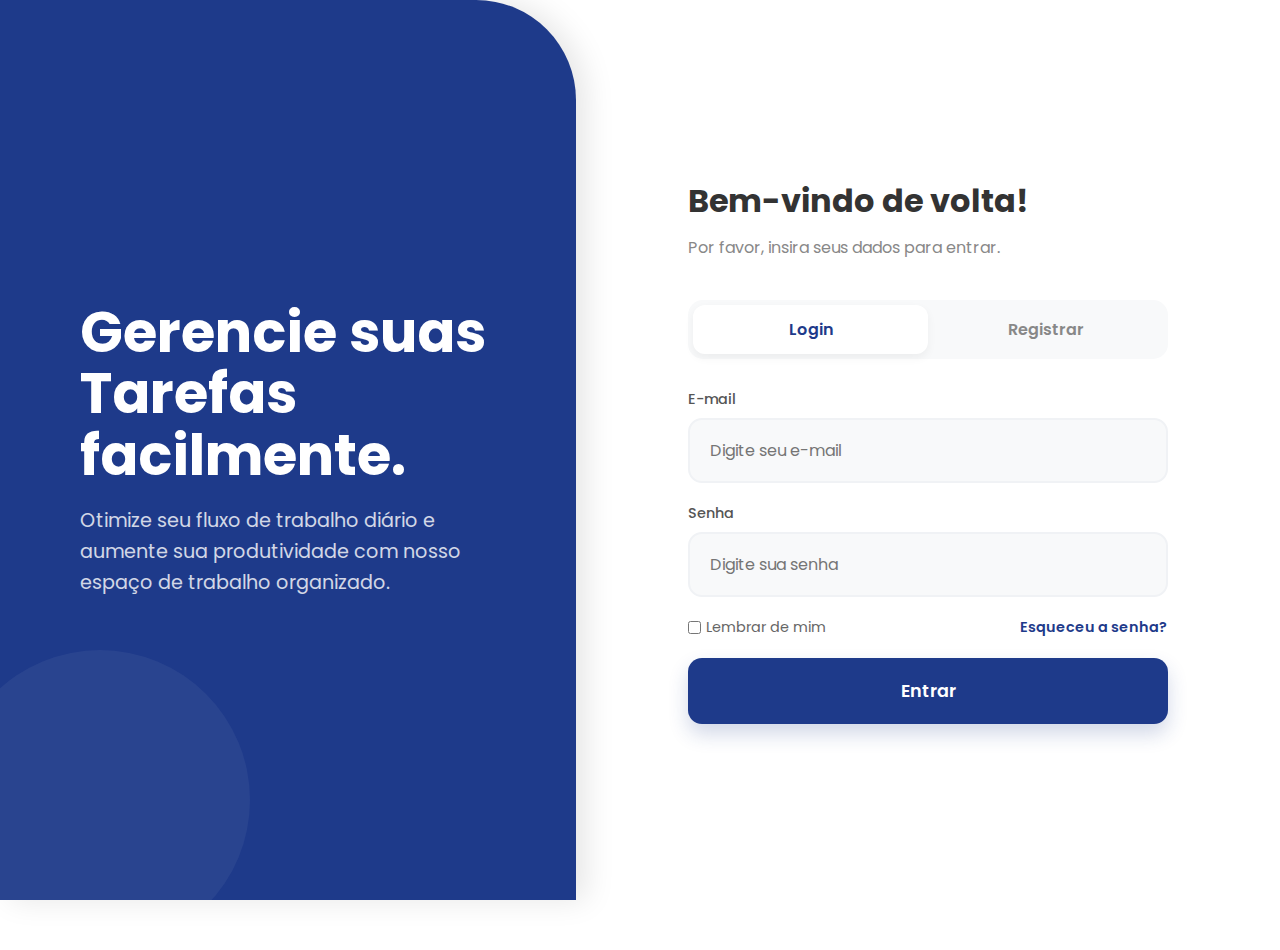
<file: FRONT-END/index.html>
<!DOCTYPE html>
<html lang="pt-br">
<head>
    <meta charset="UTF-8">
    <meta name="viewport" content="width=device-width, initial-scale=1.0">
    <title>TaskMaster - Entrar & Registrar</title>
    
    <link rel="stylesheet" href="css/global.css">
    <link rel="stylesheet" href="css/auth.css">
</head>
<body>

    <div class="left-panel">
        <div class="decorative-circle"></div>
        <div class="brand-content">
            <h1>Gerencie suas<br>Tarefas facilmente.</h1>
            <p>Otimize seu fluxo de trabalho diário e aumente sua produtividade com nosso espaço de trabalho organizado.</p>
        </div>
    </div>

    <div class="right-panel">
        <div class="form-container">
            
            <div class="form-header">
                <h2 id="header-title">Bem-vindo de volta!</h2>
                <p id="header-desc">Por favor, insira seus dados para entrar.</p>
            </div>

            <div class="tabs-container">
                <button class="tab-btn active" id="tab-login">Login</button>
                <button class="tab-btn" id="tab-register">Registrar</button>
            </div>

            <div id="login-form" class="form-content active">
                <form id="form-login-api">
                    <div class="input-group">
                        <label for="login-email">E-mail</label>
                        <input type="text" id="login-email" placeholder="Digite seu e-mail" required>
                    </div>
                    
                    <div class="input-group">
                        <label for="login-password">Senha</label>
                        <input type="password" id="login-password" placeholder="Digite sua senha" required>
                    </div>
                    <p id="login-error" class="error-message"></p>

                    <div class="extra-links">
                        <label class="remember-me">
                            <input type="checkbox" id="remember-checkbox"> Lembrar de mim
                        </label>
                        <a href="#" class="link-blue">Esqueceu a senha?</a>
                    </div>

                    <p id="login-error-msg" style="color: red; font-size: 0.9rem; display: none; margin-top: 10px;"></p>

                    <button type="submit" class="btn-action" id="btn-sign-in">Entrar</button>
                </form>
            </div>

            <div id="register-form" class="form-content">
                <form id="form-register-api">
                    <div class="input-group">
                        <label for="reg-name">Nome Completo</label>
                        <input type="text" id="reg-name" placeholder="João da Silva" required>
                    </div>

                    <div class="input-group">
                        <label for="reg-email">E-mail</label>
                        <input type="text" id="reg-email" placeholder="Digite seu e-mail" required>
                    </div>
                    
                    <div class="input-group">
                        <label for="reg-password">Senha</label>
                        <input type="password" id="reg-password" placeholder="Crie uma senha" required>
                    </div>

                    <button type="submit" class="btn-action" id="btn-create-account">Criar Conta</button>
                    
                    <div class="login-redirect">
                        Já tem uma conta? <a href="#" class="link-blue" id="link-to-login">Fazer login</a>
                    </div>
                </form>
            </div>

        </div>
    </div>

    <script type="module" src="/FRONT-END/js/auth.js"></script>
</body>
</html>
</file>
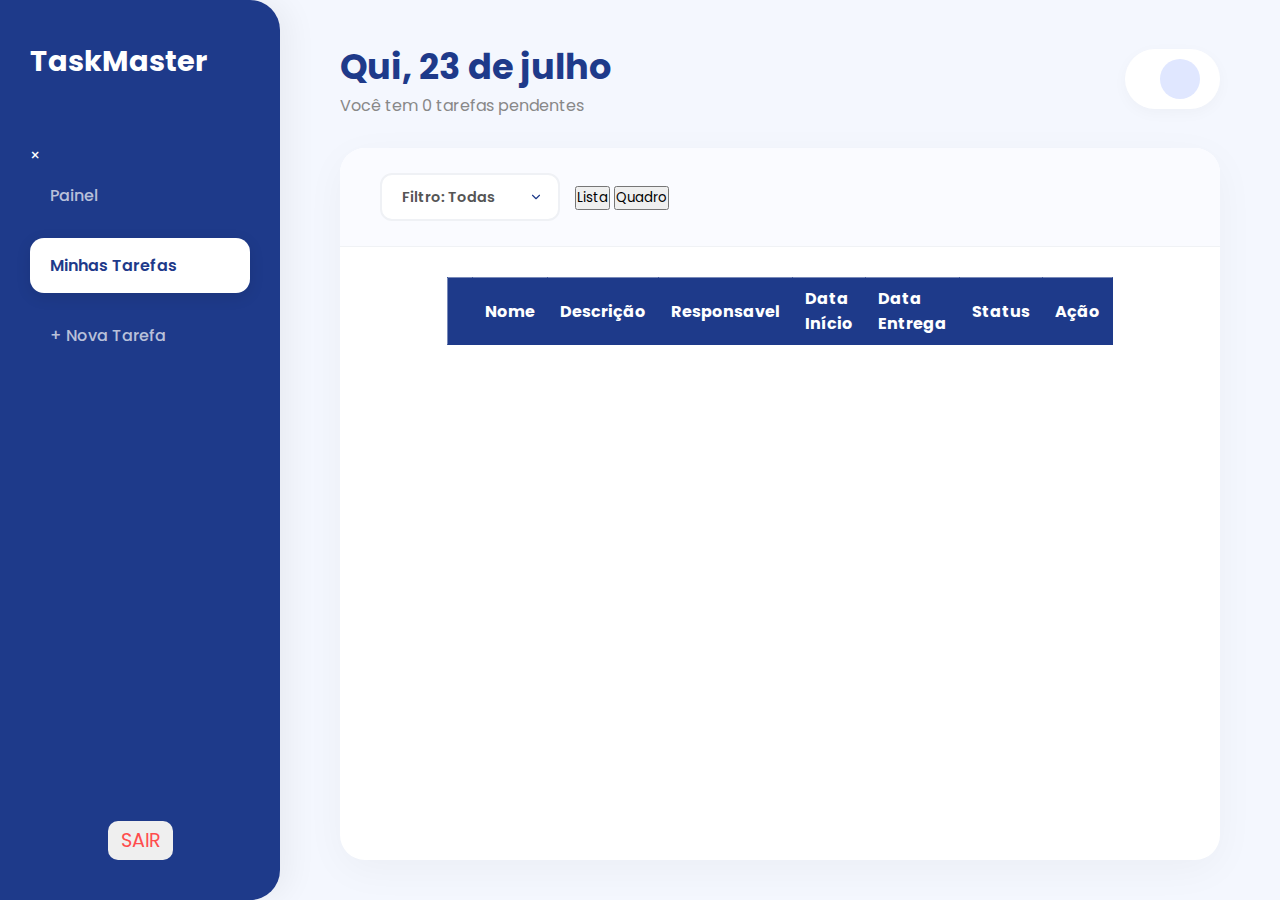
<file: FRONT-END/dashboard.html>
<!DOCTYPE html>
<html lang="pt-br">
<head>
    <meta charset="UTF-8">
    <meta name="viewport" content="width=device-width, initial-scale=1.0">
    <title>TaskMaster - Painel</title>
    <link rel="stylesheet" href="css/global.css">
    <link rel="stylesheet" href="css/dashboard.css">
</head>
<body>
    <aside id="aside" class="sidebar">
        <div class="logo-area">TaskMaster</div>
        <div class="close-modal" id="close-modal-btn">&times;</div>
        <ul class="menu-list">
            <li class="menu-item"><a href="#" class="menu-link" data-target="view-dashboard"><span>Painel</span></a></li>
            <li class="menu-item"><a href="#" class="menu-link active" data-target="view-tasks"><span>Minhas Tarefas</span></a></li>
            <li class="menu-item"><a href="#" class="menu-link" data-target="view-new-task"><span>+ Nova Tarefa</span></a></li>
            
        </ul>

        <button id="out">SAIR</button>
    </aside>

    <main class="main-content">
       <header class="dashboard-header">
    <div class="header-left">
        <div class="menu-toggle" id="mobile-menu">
            <span></span>
            <span></span>
            <span></span>
        </div>
        <div class="page-title">
            <h1 id="current-date">Hoje</h1>
            <p id="task-counter">Você tem <span id="header-pending-count">0</span> tarefas pendentes</p>
        </div>
    </div>
    
<div class="user-profile">
    <span class="user-name" id="profile-name"></span> 
    <div class="avatar" id="profile-avatar"></div> 
</div>
</header>

        <div id="view-dashboard" class="view-section">
            <div class="dashboard-cards">
                <div class="stat-card">
                    <h3>Total</h3>
                    <p class="stat-number" id="stat-total">0</p>
                </div>
                <div class="stat-card">
                    <h3>Concluídas</h3>
                    <p class="stat-number" id="stat-completed" style="color: #1DD1A1;">0</p>
                </div>
                <div class="stat-card">
                    <h3>Pendentes</h3>
                    <p class="stat-number" id="stat-pending" style="color: #FF6B6B;">0</p>
                </div>
            </div>
        </div>

        <div id="view-tasks" class="view-section active">
            <div class="tasks-card">
                <div class="toolbar">
    <select class="filter-select" id="task-filter">
        <option value="all">Filtro: Todas</option>
        <option value="pendente">Pendentes</option>
        <option value="concluido">Concluídas</option>
    </select>

    <div class="view-toggle">
        <button id="btn-list-view" class="toggle-btn active">Lista</button>
        <button id="btn-card-view" class="toggle-btn">Quadro</button>
    </div>
</div>
                <div class="task-list-container" id="task-list">
                    <table>
                        <thead>
                            <tr>
                                <th></th>
                                <th>Nome</th>
                                <th>Descrição</th>
                                <th>Responsavel</th>
                                <th>Data Início</th>
                                <th>Data Entrega</th>
                                <th>Status</th>
                                <th>Ação</th>
                            </tr>
                        </thead>
                        <tbody id="tasks-body">
                            <!-- As tasks vão aparecer aqui -->
                        </tbody>
                    </table>
                    <div class="card-container" id="card-container"></div>
                </div>
            </div>
        </div>

        <div id="view-new-task" class="view-section">
            <div class="tasks-card" style="padding: 40px;">
                <h2 style="margin-bottom: 20px; color: #1E3A8A;">Criar Nova Tarefa</h2>
                <form id="form-new-task">
                    <div class="input-group">
                        <label for="task-title-input">Título da Tarefa</label>
                        <input type="text" id="task-title-input" placeholder="Ex: Relatório Mensal" required>
                    </div>

                    <div class="input-group">
                        <label for="task-desc-input">Descrição</label>
                        <input type="text" id="task-desc-input" placeholder="O que precisa ser feito?" required>
                    </div>

                    <div class="pai-datas">
                        <div class="data-box">
                            <label for="task-date-start">DATA INÍCIO</label>
                            <input type="date" id="task-date-start" required>
                        </div>
                        <div class="data-box">
                            <label for="task-date-end">DATA FIM</label>
                            <input type="date" id="task-date-end" required>
                        </div>
                    </div>

                    <div class="input-group">
                        <label for="task-category">Status Inicial</label>
                        <select id="task-category">
                            <option value="pendente">Pendente</option>
                            <option value="concluido">Concluido</option>
                        </select>
                    </div>

                    <button type="submit" class="btn-action">Salvar Tarefa</button>
                </form>
            </div>
        </div>

        <div id="divout" class="overlay">
    <div class="div_sair">
        <h2>Você tem certeza disso?</h2>
        <div class="botoes">
            <button id="ctzout" class="sair_sim">Sim</button>
            <button id="backout" class="sair_nao">Voltar</button>
        </div>
    </div>
</div>
    </main>

    <script type="module" src="js/dashboard.js"></script>
</body>
</html>
</file>
<file: FRONT-END/css/auth.css>
/* --- FUNDO ESPECÍFICO DA TELA DE LOGIN --- */
body {
    background-color: #ffffff;
}

/* --- LADO ESQUERDO (BRANDING) --- */
.left-panel {
    width: 45%;
    background-color: #1E3A8A;
    color: white;
    display: flex;
    flex-direction: column;
    justify-content: center;
    padding: 80px;
    position: relative;
    border-top-right-radius: 100px; /* Curva convexa para a direita */
    border-bottom-right-radius: 0; 
    box-shadow: 10px 0 30px rgba(0,0,0,0.1);
    z-index: 10;
}

.brand-content h1 {
    font-size: 3.5rem;
    font-weight: 700;
    line-height: 1.1;
    margin-bottom: 20px;
}

.brand-content p {
    font-size: 1.2rem;
    opacity: 0.8;
    max-width: 400px;
    line-height: 1.6;
}

/* Elemento decorativo sutil (círculo no fundo azul) */
.decorative-circle {
    position: absolute;
    bottom: -50px;
    left: -50px;
    width: 300px;
    height: 300px;
    background: rgba(255, 255, 255, 0.05);
    border-radius: 50%;
}

/* --- LADO DIREITO (FORMULÁRIO) --- */
.right-panel {
    width: 55%;
    background-color: #ffffff;
    display: flex;
    flex-direction: column;
    justify-content: center;
    align-items: center;
    padding: 40px;
}

.form-container {
    width: 100%;
    max-width: 480px;
}

/* Títulos do Form */
.form-header {
    margin-bottom: 40px;
}

.form-header h2 {
    font-size: 2rem;
    color: #333;
    font-weight: 700;
    margin-bottom: 10px;
}

.form-header p {
    color: #888;
}

/* Tabs (Botões Login / Registrar) */
.tabs-container {
    display: flex;
    background-color: #F8F9FA;
    padding: 5px;
    border-radius: 15px;
    margin-bottom: 30px;
}

.tab-btn {
    flex: 1;
    padding: 12px;
    border: none;
    background: transparent;
    border-radius: 12px;
    font-size: 1rem;
    font-weight: 600;
    color: #888;
    cursor: pointer;
    transition: all 0.3s ease;
}

.tab-btn.active {
    background-color: #ffffff;
    color: #1E3A8A;
    box-shadow: 0 4px 10px rgba(0,0,0,0.05);
}

/* Inputs de Texto */
.input-group {
    margin-bottom: 20px;
}

.input-group label {
    display: block;
    margin-bottom: 8px;
    color: #555;
    font-size: 0.9rem;
    font-weight: 500;
}

input[type="text"],
input[type="email"],
input[type="password"] {
    width: 100%;
    padding: 18px 20px;
    border: 2px solid #F0F2F5;
    border-radius: 14px;
    background-color: #F8F9FA;
    font-size: 1rem;
    color: #333;
    outline: none;
    transition: 0.3s;
}

input[type="text"]:focus,
input[type="email"]:focus,
input[type="password"]:focus {
    border-color: #1E3A8A;
    background-color: #fff;
}

/* Botão de Ação Principal (Entrar / Criar Conta) */
.btn-action {
    background-color: #1E3A8A;
    color: white;
    border: none;
    padding: 20px;
    width: 100%;
    border-radius: 14px;
    font-size: 1.1rem;
    font-weight: 600;
    cursor: pointer;
    margin-top: 20px;
    transition: background 0.3s, transform 0.2s;
    box-shadow: 0 10px 20px rgba(30, 58, 138, 0.2);
}

.btn-action:hover {
    background-color: #152C6F;
    transform: translateY(-2px);
}

/* Links extras e Checkbox */
.extra-links {
    display: flex;
    justify-content: space-between;
    align-items: center;
    margin-top: 15px;
    font-size: 0.9rem;
}

.remember-me {
    color: #666;
    display: flex;
    align-items: center;
    gap: 5px;
    cursor: pointer;
}

.remember-me input {
    width: auto;
    margin: 0;
    cursor: pointer;
}

.link-blue {
    color: #1E3A8A;
    text-decoration: none;
    font-weight: 600;
}

.login-redirect {
    text-align: center;
    margin-top: 20px;
    font-size: 0.9rem;
    color: #666;
}

/* Controle de Exibição dos Formulários e Animação */
.form-content {
    display: none; /* Escondido por padrão */
    animation: fadeIn 0.5s ease;
}

.form-content.active {
    display: block; /* Visível quando tem a classe active */
}

.error-message {
  color: red;
  font-size: 14px;
  margin-top: 8px;
}

@keyframes fadeIn {
    from { opacity: 0; transform: translateY(10px); }
    to { opacity: 1; transform: translateY(0); }
}
</file>
<file: FRONT-END/css/dashboard.css>
/* --- FUNDO ESPECÍFICO DO DASHBOARD --- */
body {
    background-color: #F4F7FE; /* */
}

/* --- SIDEBAR (MENU LATERAL) --- */
.sidebar {
    width: 280px;
    background-color: #1E3A8A;
    height: 100%;
    padding: 40px 30px;
    display: flex;
    flex-direction: column;
    color: white;
    flex-shrink: 0;
    border-top-right-radius: 30px;
    border-bottom-right-radius: 30px;
    box-shadow: 10px 0 30px rgba(0,0,0,0.05);
    z-index: 20; /* */
}

.logo-area {
    font-size: 1.8rem;
    font-weight: 700;
    margin-bottom: 60px;
}

.menu-list {
    list-style: none;
    flex-grow: 1;
}

.menu-item {
    margin-bottom: 15px;
}

.menu-link {
    display: flex;
    align-items: center;
    gap: 15px;
    padding: 15px 20px;
    color: rgba(255,255,255,0.7);
    text-decoration: none;
    border-radius: 14px;
    font-weight: 500;
    transition: 0.3s;
}

.menu-link:hover {
    background-color: rgba(255,255,255,0.1);
    color: white;
}

.menu-link.active {
    background-color: white;
    color: #1E3A8A;
    font-weight: 600;
    box-shadow: 0 4px 15px rgba(0,0,0,0.1);
}

.sidebar-footer {
    font-size: 0.8rem;
    opacity: 0.5;
    margin-top: auto;
}

/* --- CONTEÚDO PRINCIPAL --- */
.main-content {
    flex-grow: 1;
    display: flex;
    flex-direction: column;
    padding: 40px 60px;
    overflow-y: auto;
}

/* Cabeçalho do Dashboard */
.dashboard-header {
    display: flex;
    justify-content: space-between;
    align-items: center;
    margin-bottom: 30px;
}

.page-title h1 {
    font-size: 2.2rem;
    color: #1E3A8A;
    font-weight: 700;
}

.page-title p {
    color: #888;
}

/* --- PERFIL DO USUÁRIO (NOME AO LADO DO AVATAR) --- */
.user-profile {
    display: flex;
    align-items: center;
    gap: 15px;
    background: white;
    padding: 10px 20px;
    border-radius: 50px;
    box-shadow: 0 4px 15px rgba(0,0,0,0.03); /* */
}

.user-name {
    font-weight: 600;
    color: #333;
}

.avatar {
    width: 40px;
    height: 40px;
    background-color: #E0E7FF;
    color: #1E3A8A;
    border-radius: 50%;
    display: flex;
    align-items: center;
    justify-content: center;
    font-weight: 700; /* */
}

/* --- SISTEMA DE NAVEGAÇÃO SPA --- */
.view-section {
    display: none;
    animation: fadeIn 0.4s ease;
    height: 100%;
}

.view-section.active {
    display: block;
}

@keyframes fadeIn {
    from { opacity: 0; transform: translateY(10px); }
    to { opacity: 1; transform: translateY(0); }
}

/* --- ESTILOS DO PAINEL (DASHBOARD CARDS) --- */
.dashboard-cards {
    display: flex;
    gap: 20px;
}

.stat-card {
    background-color: white;
    padding: 30px;
    border-radius: 20px;
    flex: 1;
    box-shadow: 0 10px 40px rgba(0,0,0,0.04);
}

.stat-card h3 {
    color: #888;
    font-size: 1rem;
    font-weight: 500;
    margin-bottom: 10px;
}

.stat-number {
    font-size: 2.5rem;
    font-weight: 700;
    color: #1E3A8A;
}

/* --- CARD DA LISTA DE TAREFAS --- */
.tasks-card {
    background-color: white;
    border-radius: 25px;
    box-shadow: 0 10px 40px rgba(0,0,0,0.04);
    overflow: hidden;
    display: flex;
    flex-direction: column;
    height: 100%;
}

.toolbar {
    padding: 25px 40px;
    border-bottom: 1px solid #F0F2F5;
    display: flex;
    align-items: center;
    background-color: #FAFBFF;
    gap: 15px;
}

.filter-select {
    padding: 12px 20px;
    border-radius: 12px;
    border: 2px solid #EFF1F5;
    background-color: white;
    color: #555;
    font-weight: 600;
    font-size: 0.9rem;
    outline: none;
    cursor: pointer;
    appearance: none;
    background-image: url("data:image/svg+xml;charset=UTF-8,%3csvg xmlns='http://www.w3.org/2000/svg' viewBox='0 0 24 24' fill='none' stroke='%231E3A8A' stroke-width='2' stroke-linecap='round' stroke-linejoin='round'%3e%3cpolyline points='6 9 12 15 18 9'%3e%3c/polyline%3e%3c/svg%3e");
    background-repeat: no-repeat;
    background-position: right 15px center;
    background-size: 14px;
    padding-right: 40px;
    min-width: 180px;
    transition: all 0.3s ease;
}

/* --- BLOCO DE DATAS MELHORADO (DATA INÍCIO E DATA FIM) --- */
.pai-datas {
    display: flex;
    gap: 20px;
    margin-bottom: 20px; /* */
}

.data-box {
    flex: 1;
    display: flex;
    flex-direction: column;
    gap: 8px; /* */
}

.data-box label {
    font-size: 0.85rem;
    font-weight: 600;
    color: #1E3A8A; /* */
}

.data-box input[type="date"] {
    padding: 12px 15px;
    border-radius: 10px;
    border: 1px solid #ccc;
    font-family: 'Poppins', sans-serif;
    color: #555;
    outline: none;
    transition: 0.3s;
}

.data-box input[type="date"]:focus {
    border-color: #1E3A8A;
    box-shadow: 0 0 0 3px rgba(30, 58, 138, 0.1);
}

/* --- TAREFAS E BOTÃO DELETAR --- */
.task-list-container {
    padding: 10px 40px;
    overflow-y: auto;
}

.task-row {
    display: flex;
    align-items: center;
    padding: 20px 0;
    border-bottom: 1px solid #F4F7FE;
    transition: background 0.2s;
}

.task-row:hover {
    background-color: #FAFBFF;
    margin-left: -40px;
    margin-right: -40px;
    padding-left: 40px;
    padding-right: 40px;
}

.checkbox-area {
    margin-right: 25px;
    display: flex;
    align-items: center; /* Alinha horizontalmente no desktop */
    gap: 12px; /* Espaço entre o check e a lixeira */
}

.custom-check {
    width: 24px;
    height: 24px;
    border: 2px solid #ccc;
    border-radius: 6px;
    cursor: pointer;
    display: flex;
    align-items: center;
    justify-content: center;
    font-weight: bold;
    transition: 0.2s;
}

.check-green-filled {
    background-color: #81C784;
    border-color: #81C784;
    color: white;
}

.task-content {
    flex-grow: 1;
    display: flex;
    align-items: center;
    justify-content: space-between;
}

/* --- BOTÃO DELETAR (ESTILIZAÇÃO PROFISSIONAL) --- */
.btn-delete {
    background: transparent; /* Remove o fundo anterior */
    border: none;
    color: #ff4d4d;
    padding: 5px;
    font-size: 1.2rem;
    cursor: pointer;
    transition: 0.2s;
}

#out {
    align-self: center;
    border: none;
    color: #ff4d4d;
    padding: 5px;
    width: 65px;
    border-radius: 10px;
    font-size: 1.2rem;
    cursor: pointer;
    transition: 0.2s;
}
#out:hover {
    transform: scale(1.2);
    color: #ea1a1a;
}

.btn-delete:hover {
    transform: scale(1.2);
    color: #ea1a1a;
}

/* --- INPUTS GERAIS E DESCRIÇÃO --- */
.input-group {
    margin-bottom: 20px;
}

.input-group label {
    display: block;
    margin-bottom: 8px;
    font-weight: 600;
    color: #1E3A8A;
}

.input-group input, 
.input-group select {
    width: 100%;
    padding: 15px;
    border-radius: 10px;
    border: 1px solid #ccc;
    font-family: 'Poppins', sans-serif;
    outline: none;
    transition: 0.3s;
}

.input-group input:focus {
    border-color: #1E3A8A;
}

.tag {
    font-size: 0.8rem;
    font-weight: 600;
    padding: 6px 12px;
    border-radius: 20px;
}

.tag-work { color: #5C9DFF; background-color: rgba(92, 157, 255, 0.1); }
.tag-fun { color: #1DD1A1; background-color: rgba(29, 209, 161, 0.1); }

.completed { opacity: 0.5; }
.completed .task-title { text-decoration: line-through; }


/* --- ESTILIZAÇÃO DO BOTÃO SALVAR (btn-action) --- */
.btn-action{
    background-color: #4069fc; 
    color: rgb(255, 255, 255);
    border: none;
    padding: 18px 30px;
    width: 100%; /* Ocupa a largura total do formulário */
    border-radius: 12px;
    font-size: 1.1rem;
    font-weight: 600;
    font-family: 'Poppins', sans-serif;
    cursor: pointer;
    margin-top: 20px;
    transition: all 0.3s ease;
    box-shadow: 0 10px 20px rgba(30, 58, 138, 0.2); /* Sombra suave azulada */
    display: flex;
    align-items: center;
    justify-content: center;
}

.btn-action:hover {
    background-color: #7178ff; /* Azul um pouco mais escuro no hover */
    transform: translateY(-2px); /* Efeito de levante */
    box-shadow: 0 15px 25px rgba(134, 138, 30, 0.3); /* Sombra aumenta no hover */
}

.btn-action:active {
    transform: translateY(0); /* Volta ao normal ao clicar */
}

/* Fundo escuro */
.overlay {
    position: fixed;
    top: 0;
    left: 0;
    width: 100%;
    height: 100%;

    display: none;
    justify-content: center;
    align-items: center;

    background-color: rgba(0, 0, 0, 0.5);
}

/* Caixa branca */
.div_sair {
    background: white;
    padding: 30px 40px;
    border-radius: 12px;
    text-align: center;
    box-shadow: 0 10px 25px rgba(0, 0, 0, 0.2);
    width: 300px;
}

/* Título */
.div_sair h2 {
    margin-bottom: 20px;
    font-size: 18px;
    color: #333;
}

/* Container dos botões */
.botoes {
    display: flex;
    justify-content: space-between;
    gap: 10px;
}

/* Botão Sim */
.sair_sim {
    flex: 1;
    background-color: #d9534f;
    color: white;
    border: none;
    padding: 10px;
    border-radius: 8px;
    cursor: pointer;
    transition: 0.3s;
}

.sair_sim:hover {
    background-color: #c9302c;
}

/* Botão Voltar */
.sair_nao {
    flex: 1;
    background-color: #5bc0de;
    color: white;
    border: none;
    padding: 10px;
    border-radius: 8px;
    cursor: pointer;
    transition: 0.3s;
}

.sair_nao:hover {
    background-color: #31b0d5;
}

table {
            width: 80%;
            border-collapse: collapse;
            margin: 20px auto;
        }
        th, td {
            border: 1px solid #1e3b8a98;
            padding: 8px 12px;
            text-align: left;
        }
        th {
            background-color: #1E3A8A;
            color: white;
        }
</file>
<file: FRONT-END/css/global.css>
/* Importando a fonte Poppins do Google Fonts */
@import url('https://fonts.googleapis.com/css2?family=Poppins:wght@400;500;600;700&display=swap');

/* Reset global */
* {
    margin: 0;
    padding: 0;
    box-sizing: border-box;
    font-family: 'Poppins', sans-serif;
}

/* Configuração base para o corpo da página */
body {
    height: 100vh;
    width: 100vw;
    display: flex; /* Cria o layout lado a lado */
    overflow: hidden; /* Remove barras de rolagem */
}

/* ============================================================
   RESPONSIVIDADE TASKMASTER - MOBILE & TABLET
   ============================================================ */

/* --- TABLETS E LAPTOPS PEQUENOS (Abaixo de 1024px) --- */
@media (max-width: 1024px) {
    .left-panel {
        padding: 40px;
    }

    .brand-content h1 {
        font-size: 2.8rem;
    }

    .sidebar {
        width: 240px;
        padding: 30px 20px;
    }

    .main-content {
        padding: 30px;
    }
}

/* --- TABLETS PORTRAIT (Abaixo de 768px) --- */
@media (max-width: 768px) {
    /* Login & Register */
    body {
        flex-direction: column;
        overflow-y: auto;
    }

    .left-panel, .right-panel {
        width: 100%;
        height: auto;
    }

    .left-panel {
        border-top-right-radius: 0;
        border-bottom-right-radius: 50px;
        padding: 60px 40px;
        text-align: center;
    }

    .brand-content p {
        margin: 0 auto;
    }

    .right-panel {
        padding: 40px 20px;
    }

    /* Dashboard Layout */
    .sidebar {
        width: 100%;
        height: auto;
        border-top-right-radius: 0;
        border-bottom-right-radius: 30px;
        border-bottom-left-radius: 30px;
        padding: 20px;
    }

    .logo-area {
        margin-bottom: 20px;
        text-align: center;
    }

    .menu-list {
        display: flex;
        flex-wrap: wrap;
        justify-content: center;
        gap: 10px;
    }

    .menu-item {
        margin-bottom: 0;
    }

    .menu-link {
        padding: 10px 15px;
        font-size: 0.9rem;
    }

    .sidebar-footer {
        display: none; /* Esconde o rodapé da sidebar no mobile para ganhar espaço */
    }

    /* Header do Dashboard */
    .dashboard-header {
        flex-direction: column;
        text-align: center;
        gap: 20px;
    }

    /* Cards de Estatística */
    .dashboard-cards {
        flex-direction: column;
    }

    .stat-card {
        padding: 20px;
    }

    /* Formulário de Nova Tarefa */
    .pai-datas {
        flex-direction: column;
        gap: 10px;
    }
}

/* --- SMARTPHONES (Abaixo de 480px) --- */
@media (max-width: 480px) {
    .brand-content h1 {
        font-size: 1.2rem;
    }

    .page-title h1 {
        font-size: 1.6rem;
    }

    /* Barra de ferramentas (Filtro) */
    .toolbar {
        flex-direction: column;
        padding: 20px;
    }

    .filter-select {
        width: 100%;
        min-width: unset;
    }

    /* Linha da Tarefa */
    .task-row {
        padding: 15px 0;
        border-bottom: 1px solid #585757;
    }

    .task-content {
        flex-direction: column;
        align-items: flex-start;
        gap: 10px;
    }

    .task-actions-area {
        width: 100%;
        justify-content: space-between;
    }

    .user-profile {
        width: 100%;
        justify-content: center;
    }

    .btn-action {
        padding: 15px;
        font-size: 1rem;
    }
}
/* ============================================================
   RESPONSIVIDADE: MODAL DE NAVEGAÇÃO MOBILE
   ============================================================ */

@media (max-width: 768px) {
    /* 1. Transforma a Sidebar num Modal Pequeno */
    .sidebar {
        position: fixed;
        top: 85px; /* Aparece logo abaixo do header */
        left: 20px;
        width: 220px; /* Largura reduzida para parecer um modal */
        height: auto; /* Altura ajustada ao conteúdo */
        max-height: 400px;
        padding: 20px;
        border-radius: 20px; /* Cantos arredondados em todos os lados */
        z-index: 1000;
        
        /* Efeito de Esconder (Modal Invisível) */
        opacity: 0;
        visibility: hidden;
        transform: translateY(-10px) scale(0.95);
        transition: all 0.3s cubic-bezier(0.4, 0, 0.2, 1);
        pointer-events: none;
    }

    /* Quando o modal está ativo */
    .sidebar.mobile-active {
        opacity: 1;
        visibility: visible;
        transform: translateY(0) scale(1);
        pointer-events: auto;
        box-shadow: 0 15px 35px rgba(30, 58, 138, 0.25);
    }

    /* 2. Ajustes Visuais Internos do Modal */
    .logo-area {
        display: none; /* Esconde o logo dentro do modal para poupar espaço */
    }

    .menu-link {
        padding: 12px 15px;
        font-size: 0.9rem;
    }

    .sidebar-footer {
        display: none;
    }

    /* 3. Header e Hambúrguer */
    .main-content {
        padding: 20px;
    }

    .header-left {
        display: flex;
        align-items: center;
        gap: 15px;
    }

    .menu-toggle {
        display: flex;
        flex-direction: column;
        justify-content: space-between;
        width: 28px;
        height: 18px;
        cursor: pointer;
    }

    .menu-toggle span {
        display: block;
        height: 3px;
        width: 100%;
        background-color: #1E3A8A;
        border-radius: 10px;
        transition: 0.3s;
    }

    /* Transformação para o ícone de fechar (X) */
    .menu-toggle.open span:nth-child(1) { transform: translateY(7.5px) rotate(45deg); }
    .menu-toggle.open span:nth-child(2) { opacity: 0; }
    .menu-toggle.open span:nth-child(3) { transform: translateY(-7.5px) rotate(-45deg); }
}
/* ============================================================
   RESPONSIVIDADE TASKMASTER - CONSOLIDADO
   ============================================================ */

/* --- TABLETS E LAPTOPS PEQUENOS (Abaixo de 1024px) --- */
@media (max-width: 1024px) {
    .left-panel { padding: 40px; }
    .brand-content h1 { font-size: 2.8rem; }
    .sidebar { width: 240px; padding: 30px 20px; }
    .main-content { padding: 30px; }
}

/* --- DISPOSITIVOS MOBILE (Abaixo de 768px) --- */
@media (max-width: 768px) {
    /* 1. Login & Registro em Coluna */

    body { flex-direction: column; overflow-y: auto; }
    .left-panel, .right-panel { width: 100%; height: auto; }
    .left-panel {
        border-top-right-radius: 0;
        border-bottom-right-radius: 50px;
        padding: 60px 40px;
        text-align: center;
    }
    .brand-content p { margin: 0 auto; }

    /* 2. Sidebar transformada em Modal Pequeno */
    .sidebar {
        position: fixed;
        top: 100px; /* Espaço para o cabeçalho em coluna */
        left: 50%;
        transform: translateX(-50%) translateY(-20px);
        width: 90%;
        max-width: 300px;
        height: auto;
        padding: 40px 20px 20px 20px;
        border-radius: 20px;
        z-index: 1000;
        opacity: 0;
        visibility: hidden;
        transition: all 0.3s ease;
        box-shadow: 0 15px 30px rgba(0,0,0,0.2);
    }

    .sidebar.mobile-active {
        opacity: 1;
        visibility: visible;
        transform: translateX(-50%) translateY(0);
    }

    .sidebar .logo-area, .sidebar-footer { display: none; }

    /* 3. Botão de Fechar dentro do Modal */
    .close-modal {
        display: block;
        position: absolute;
        top: 10px;
        right: 15px;
        font-size: 2rem;
        color: #ea1a1a;
        cursor: pointer;
        line-height: 1;
    }

    /* 4. Cabeçalho em Coluna (Pedido) */
    .dashboard-header {
        flex-direction: column; /* Transforma em coluna */
        text-align: center;
        gap: 15px;
        padding: 10px;
    }

    .header-left {
        flex-direction: column;
        gap: 10px;
    }

    .page-title h1 {
        font-size: 1.3rem;
        white-space: nowrap;
    }

    /* 5. Ícone Hambúrguer */
    .menu-toggle {
        display: flex;
        flex-direction: column;
        justify-content: space-between;
        width: 30px;
        height: 20px;
        cursor: pointer;
    }

    .menu-toggle span {
        height: 3px;
        width: 100%;
        background-color: #1E3A8A;
        border-radius: 10px;
        transition: 0.3s;
    }

    .menu-toggle.open span:nth-child(1) { transform: translateY(8.5px) rotate(45deg); }
    .menu-toggle.open span:nth-child(2) { opacity: 0; }
    .menu-toggle.open span:nth-child(3) { transform: translateY(-8.5px) rotate(-45deg); }

    /* 6. Outros Ajustes de UI */
    .dashboard-cards { flex-direction: column; gap: 15px; }
    .pai-datas { flex-direction: column; gap: 10px; }
}

/* --- CELULARES PEQUENOS (Abaixo de 480px) --- */
@media (max-width: 480px) {
    .brand-content h1 { font-size: 1.8rem; }
    
    .user-profile {
        width: 100%;
        justify-content: center;
        padding: 5px;
    }

    .user-name { display: none; } /* Deixa apenas o avatar para limpar o topo */

    .toolbar {
        flex-direction: column;
        padding: 15px;
    }

    .filter-select { width: 100%; }

    .task-content {
        flex-direction: column;
        align-items: flex-start;
        gap: 10px;
    }

    .btn-action { padding: 15px; font-size: 1rem; }
}

/* Esconder botão de fechar no Desktop */
@media (min-width: 769px) {

}
/* ============================================================
   RESPONSIVIDADE TASKMASTER - VERSÃO FINAL OTIMIZADA
   ============================================================ */

/* --- AJUSTES PARA MOBILE E TABLETS (Abaixo de 768px) --- */
@media (max-width: 768px) {
    
    /* 1. TELA DE LOGIN & REGISTRO (AUTH) */
    body {
        flex-direction: column !important; /* Empilhamento vertical obrigatório */
        height: auto;
        overflow-y: auto;
    }

    .left-panel {
        width: 100% !important;
        height: auto;
        /* Reduzido para o formulário subir na tela */
        padding: 30px 20px !important; 
        text-align: center;
        border-top-right-radius: 0;
        border-bottom-right-radius: 30px;
        border-bottom-left-radius: 30px;
        display: flex;
        flex-direction: column;
        align-items: center;
    }

    .brand-content h1 {
        /* Fonte reduzida para não esmagar o layout */
        font-size: 1.5rem !important; 
        margin-bottom: 10px;
    }

    .brand-content p {
        /* Texto de apoio menor e centralizado */
        font-size: 0.85rem !important; 
        max-width: 280px;
        margin: 0 auto;
        line-height: 1.4;
    }

    .right-panel {
        width: 100% !important;
        /* Espaço otimizado para o formulário aparecer antes */
        padding: 25px 20px !important; 
    }

    /* 2. CABEÇALHO DO DASHBOARD (COLUNA) */
    .dashboard-header {
        flex-direction: column !important; /* Alinhamento vertical */
        text-align: center;
        gap: 15px;
        padding: 15px 10px;
    }

    .header-left {
        flex-direction: column;
        align-items: center;
        gap: 8px;
    }

    .page-title h1 {
        /* Diminuído para manter o dia em uma linha só */
        font-size: 1.1rem !important; 
        white-space: nowrap;
        line-height: 1.2;
    }

    #task-counter {
        font-size: 0.8rem !important;
    }

    /* 3. MODAL DE NAVEGAÇÃO MOBILE */
    .sidebar {
        position: fixed;
        top: 160px; /* Ajustado para a nova altura do cabeçalho em coluna */
        left: 50%;
        transform: translateX(-50%) translateY(-20px);
        width: 85%;
        max-width: 260px;
        padding: 35px 20px 20px 20px;
        border-radius: 20px;
        z-index: 1000;
        opacity: 0;
        visibility: hidden;
        transition: 0.3s ease;
        box-shadow: 0 10px 30px rgba(0,0,0,0.15);
    }

    .sidebar.mobile-active {
        opacity: 1;
        visibility: visible;
        transform: translateX(-50%) translateY(0);
    }

            .task-card{
    margin-right: auto;
    margin-left: -50px;
    width: 110%;
}

    /* 4. CARDS E LISTAS */
    .dashboard-cards {
        flex-direction: column;
        gap: 12px;
    }

    .stat-card {
        padding: 15px 20px;
    }

    .pai-datas {
        flex-direction: column;
        gap: 10px;
    }
}

/* --- AJUSTES PARA CELULARES PEQUENOS (Abaixo de 480px) --- */
@media (max-width: 480px) {
    .brand-content h1 { font-size: 1.3rem !important; }
    
    .user-profile {
        width: 100%;
        justify-content: center;
    }
        .task-card{
    margin-right: auto;
    margin-left: -50px;
    width: 100%;
}

    .user-name {
        display: none; /* Mantém apenas o avatar para limpar o topo */
    }

    .task-row {
        flex-direction: column;
        align-items: flex-start;
        gap: 15px;
    }

    .task-actions-area {
        width: 100%;
        justify-content: space-between;
        border-top: 1px solid #eee;
        padding-top: 10px;
    }
}

@media (max-width: 400px) {

    body {
        padding: 10px;
    }

    .container {
        width: 100%;
        padding: 10px;
    }

    h1, h2, h3 {
        font-size: 18px;
        text-align: center;
    }

    input, select, button {
        width: 100%;
        font-size: 14px;
        padding: 10px;
        margin-bottom: 10px;
    }

    .task-card{
    margin-right: auto;
    margin-left: -50px;
    width: 80%;
}

    .form-group {
        display: flex;
        flex-direction: column;
        gap: 8px;
    }

    .table-container {
        overflow-x: auto;
    }

    table {
        font-size: 12px;
        min-width: 500px;
    }

    .modal-content {
        width: 95%;
        padding: 15px;
    }

}
</file>
